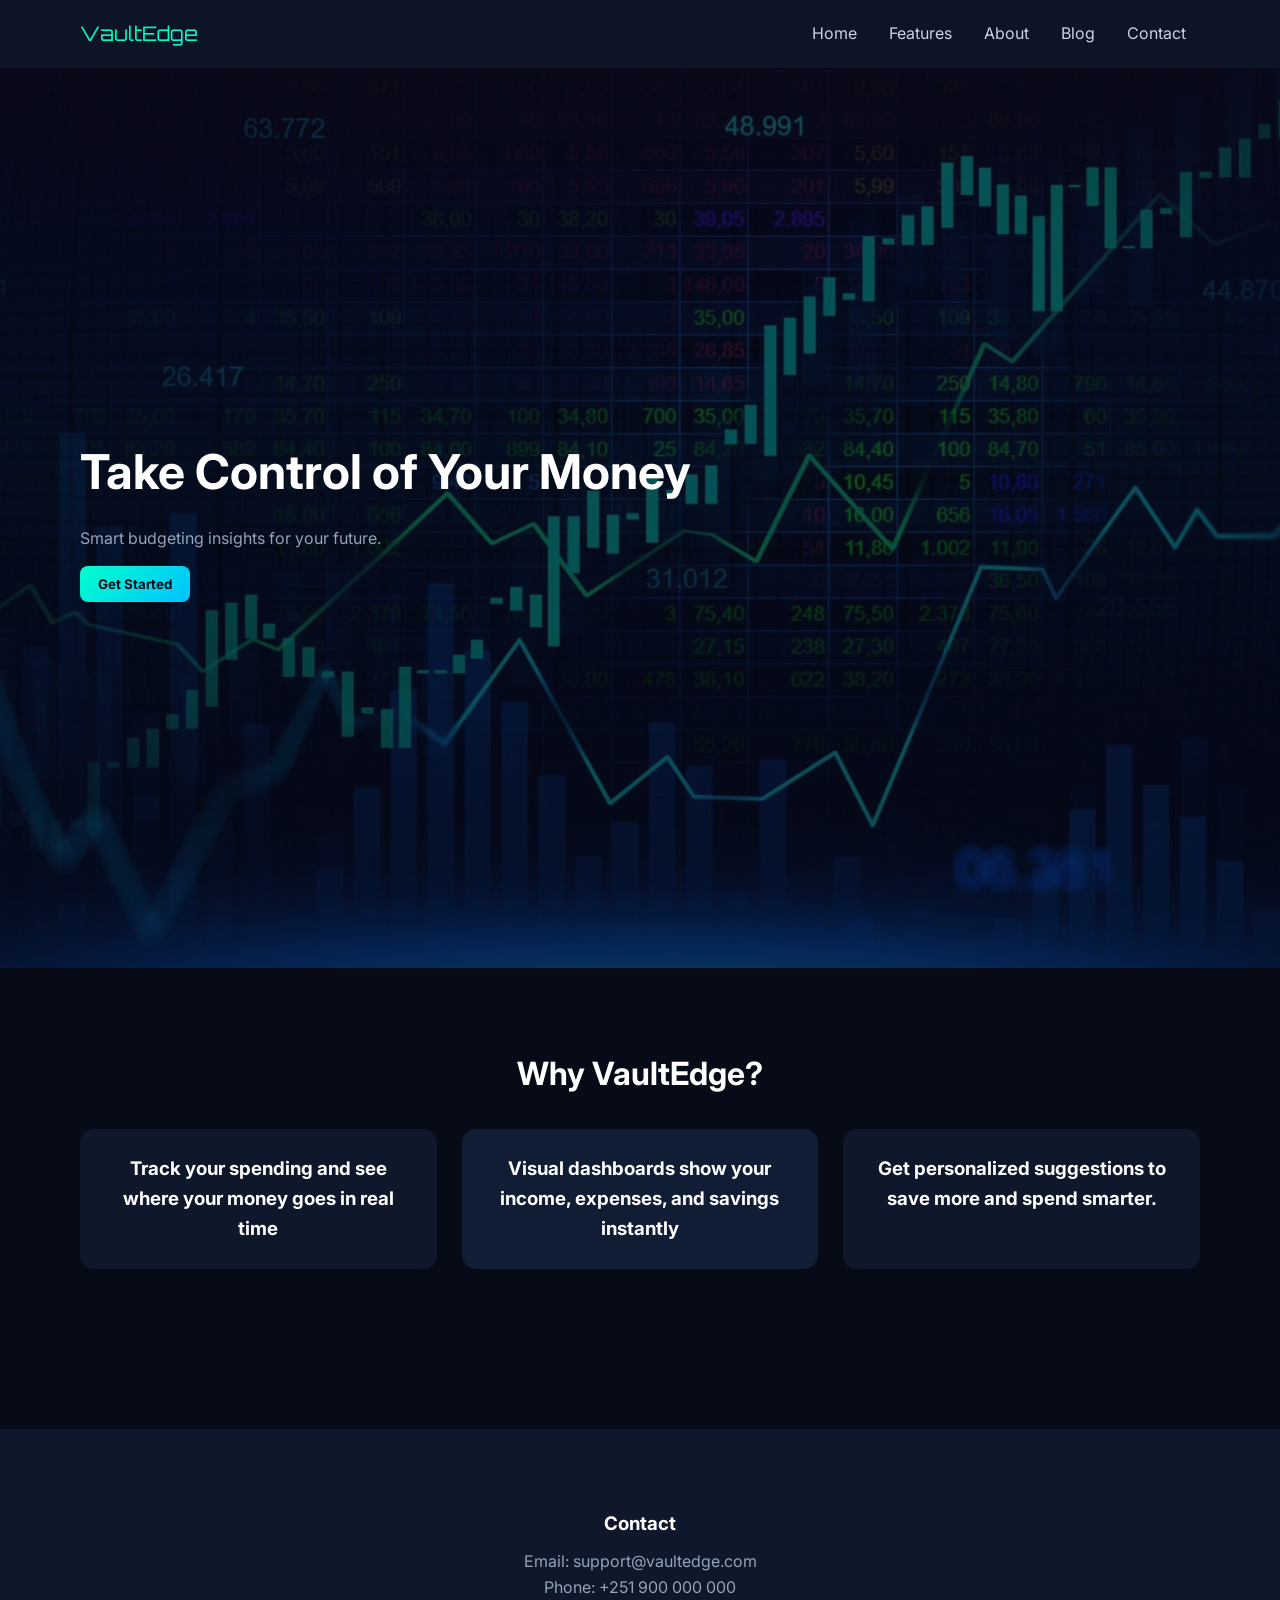
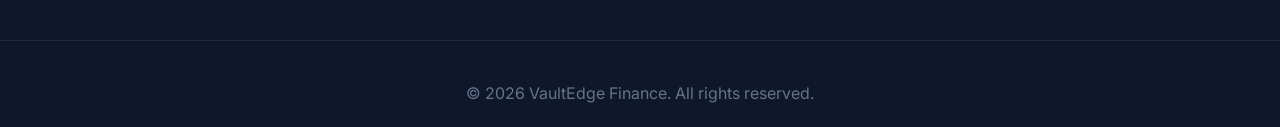
<file: index.html>
<!DOCTYPE html>
<html>
<head>
    <title>VaultEdge</title>
    <link rel="stylesheet" href="style.css">
</head>

<body>

<header class="navbar">
    <div class="logo">VaultEdge</div>

    <nav>
        <a href="index.html">Home</a>
        <a href="features.html">Features</a>
        <a href="about.html">About</a>
        <a href="blog.html">Blog</a>
        <a href="contact.html">Contact</a>
    </nav>

    
</header>

<section class="hero">
    <div>
        <h1>Take Control of Your Money</h1>
        <p>Smart budgeting insights for your future.</p>
        <button>Get Started</button>
    </div>
</section>

<section class="reasons">
    <h2>Why VaultEdge?</h2>

    <div class="reasons-grid">

        <div class="reasons-card">
            
            <h3>Track your spending and see where your money goes in real time</h3>
        </div>

        <div class="reasons-card">
            
            <h3>Visual dashboards show your income, expenses, and savings instantly</h3>
        </div>

        <div class="reasons-card">
           
            <h3>Get personalized suggestions to save more and spend smarter.</h3>
        </div>

    </div>
</section>


</body>
<footer class="footer">
    <div class="footer-container">
           <div class="footer-contact">
            <h3>Contact</h3>
            <p>Email: support@vaultedge.com</p>
            <p>Phone: +251 900 000 000</p>
        </div>

    </div>

    <div class="footer-bottom">
        <p>© 2026 VaultEdge Finance. All rights reserved.</p>
    </div>
</footer>
</html>
</file>
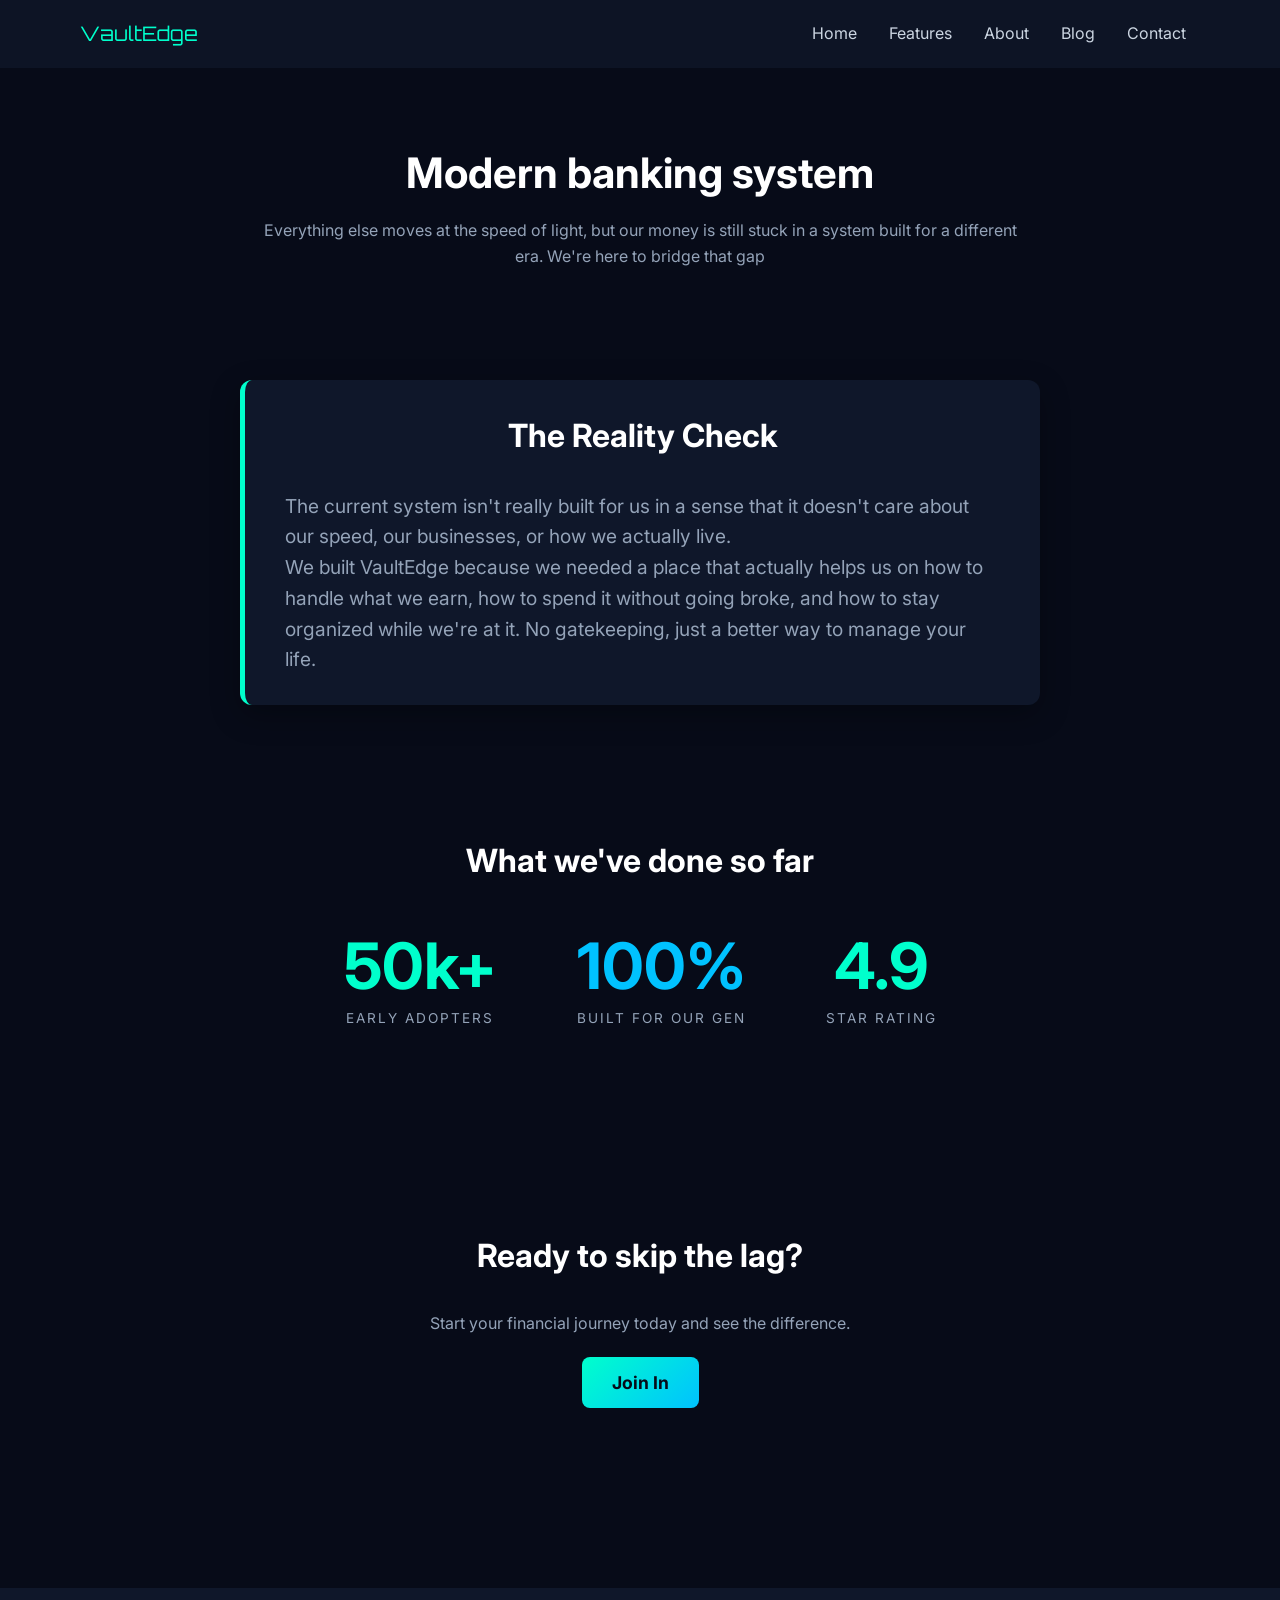
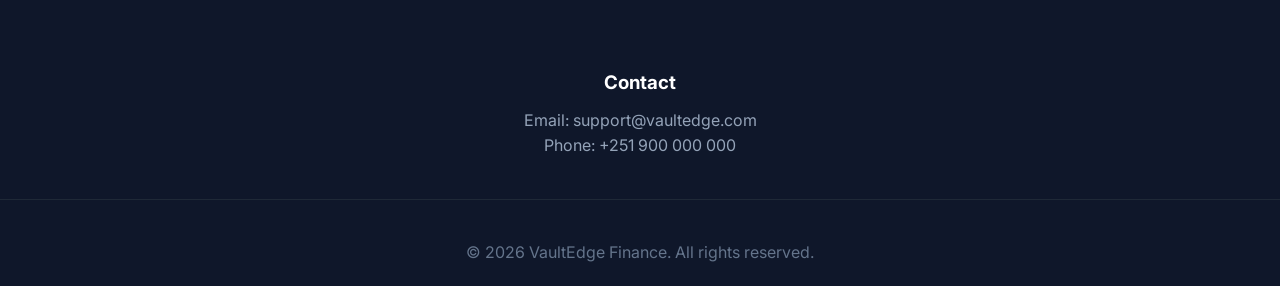
<file: about.html>
<!DOCTYPE html>
<html lang="en">
<head>
    <meta charset="UTF-8">
    <meta name="viewport" content="width=device-width, initial-scale=1.0">
    <title>The VaultEdge Rebellion | Our Story</title>
    <link rel="stylesheet" href="style.css">
</head>
<body>
  <header class="navbar">
    <div class="logo">VaultEdge</div>

    <nav>
        <a href="index.html">Home</a>
        <a href="features.html">Features</a>
        <a href="about.html">About</a>
        <a href="blog.html">Blog</a>
        <a href="contact.html">Contact</a>
    </nav>
</header>

    <section class="about-hero">
        <div class="about-container">
                <h1>Modern banking system </h1>
                <p >
                  Everything else moves at the speed of light, but our money is still stuck in a system built for a different era. We're here to bridge that gap
                </p>
        </div>
    </section>

    <section class="founder-story">
        <div class="founder-container">
            <div class="text-block">
                <h2>The Reality Check</h2>
                  
            <p>The current system isn't really built for us in a sense that it doesn't care about our speed, our businesses, or how we actually live.</p>
            <p>We built VaultEdge because we needed a place that actually helps us on how to handle what we earn, how to spend it without going broke, and how to stay organized while we're at it. No gatekeeping, just a better way to manage your life.</p>
            </div>
        </div>
    </section>

    <section class="action">
        <h2>What we've done so far</h2>
        <div class="stats">
            <div class="stat-item">
                <span style="color: #00ffcc;">50k+</span>
                <p>Early Adopters</p>
            </div>
            <div class="stat-item">
                <span style="color: #00c2ff;">100%</span>
                <p>Built for our Gen</p>
            </div>
            <div class="stat-item">
                <span style="color: #00ffcc;">4.9</span>
                <p>Star Rating</p>
            </div>
        </div>
    </section>

        <section class="info-action">
        <h2>Ready to skip the lag?</h2>
        <p style="margin-bottom: 20px; color: #94a3b8;">Start your financial journey today and see the difference.</p>
        <button style="padding: 15px 30px; font-size: 1.1rem;">Join In</button>
    </section>
    
<footer class="footer">
        <div class="footer-contact">
            <h3>Contact</h3>
            <p>Email: support@vaultedge.com</p>
            <p>Phone: +251 900 000 000</p>
        </div>

        <div class="footer-bottom">
          <p>© 2026 VaultEdge Finance. All rights reserved.</p>
        </div>

</footer>
</body>
</html>
</file>
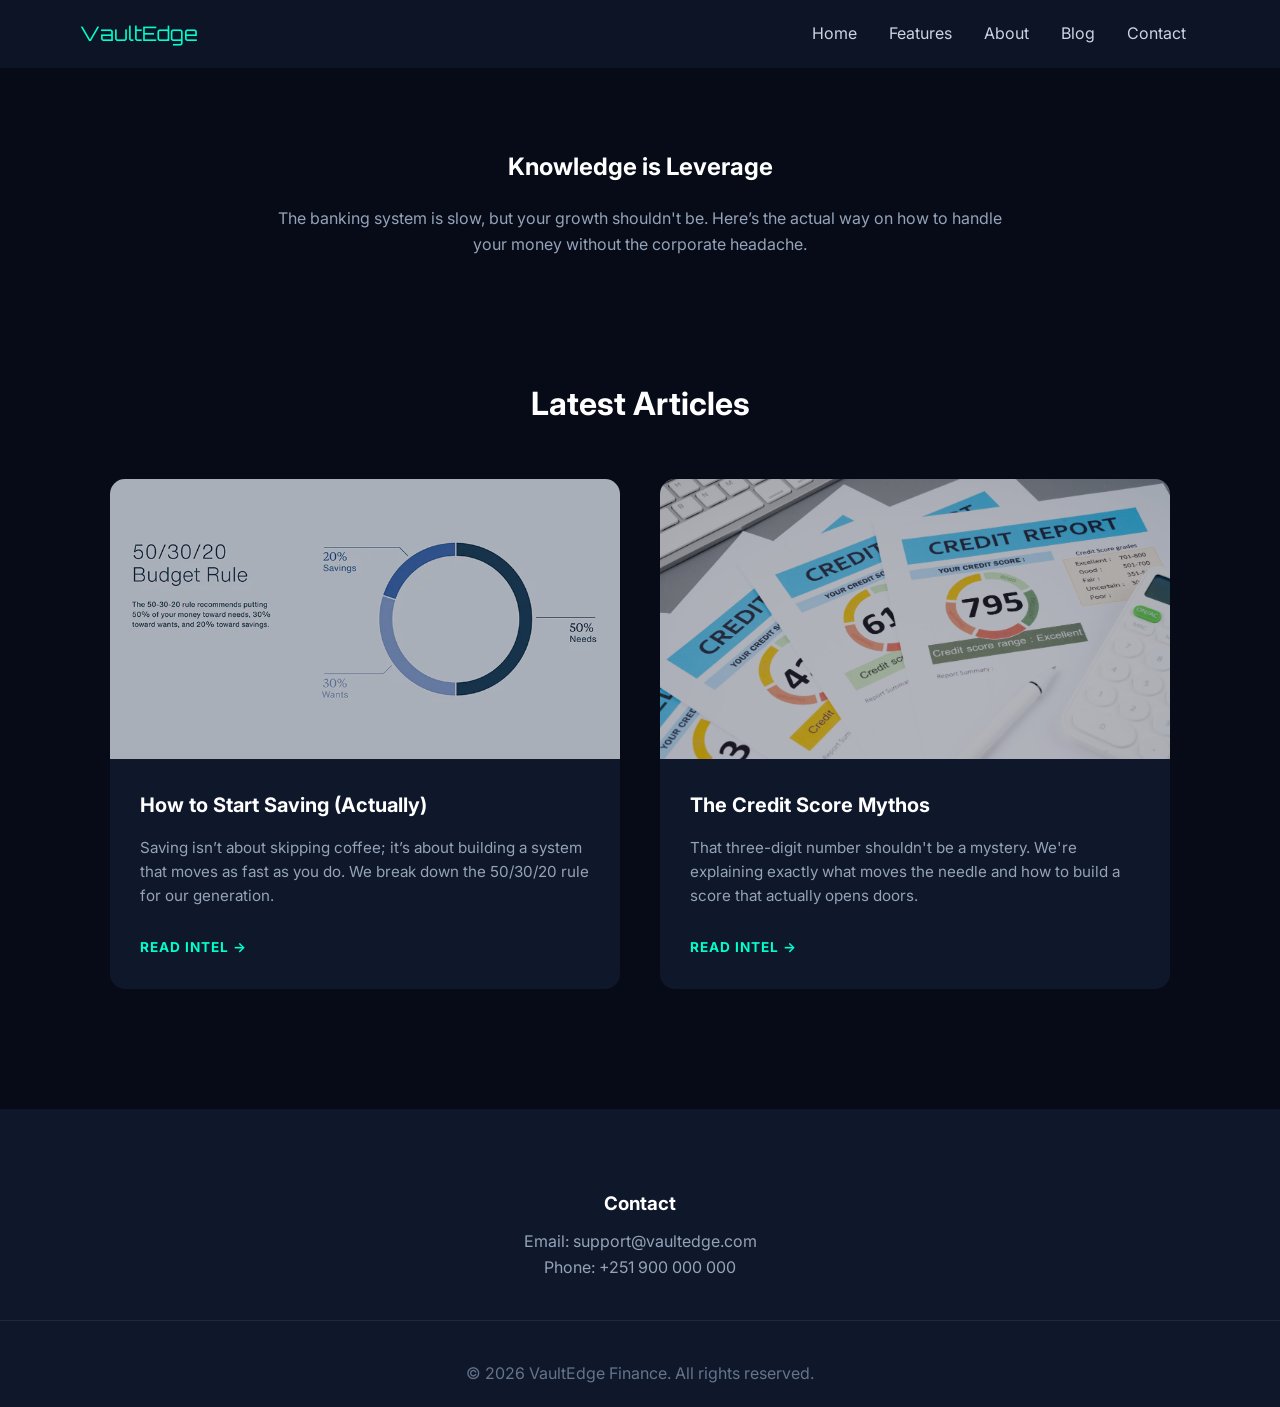
<file: blog.html>
<!DOCTYPE html>
<html>
<head>
    <title>Blog</title>
    <link rel="stylesheet" href="style.css">
</head>

<body>

<header class="navbar">
    <div class="logo">VaultEdge</div>

    <nav>
        <a href="index.html">Home</a>
        <a href="features.html">Features</a>
        <a href="about.html">About</a>
        <a href="blog.html">Blog</a>
        <a href="contact.html">Contact</a>
    </nav>
</header>
    <section class="about-blog">
        <div class="blog-info">
            <h1>Knowledge is Leverage</h1>
            <p >The banking system is slow, but your growth shouldn't be. Here’s the actual way on how to handle your money without the corporate headache.</p>
        </div>
    </section>

  

    <section class="blog">
        <div class="container">
            <h2 class="section-title">Latest Articles</h2>

            <div class="blog-cards">
                <article class="blog-card">
                    <div class="thumbnail">
                     
                        <img src="images/chart-financial-wellness-50-30-20-second.webp" alt="Saving Tips">
                    </div>
                    <div class="blog-content">
                        <h3>How to Start Saving (Actually)</h3>
                        <p>Saving isn’t about skipping coffee; it’s about building a system that moves as fast as you do. We break down the 50/30/20 rule for our generation.</p>
                        <a href="https://www.unfcu.org/financial-wellness/50-30-20-rule/" class="read-link">Read Intel &rarr;</a>
                    </div>
                </article>

                <article class="blog-card">
                    <div class="thumbnail">
                       
                        <img src="images/credit-score.jpg" alt="Credit Scores">
                    </div>
                    <div class="blog-content">
                        <h3>The Credit Score Mythos</h3>
                        <p>That three-digit number shouldn't be a mystery. We're explaining exactly what moves the needle and how to build a score that actually opens doors.</p>
                        <a href="https://www.firstalliancecu.com/blog/credit-scores-myths-vs-truths" class="read-link">Read Intel &rarr;</a>
                    </div>
                </article>

                
            
            </div>
        </div>
    </section>


<footer class="footer">
    <div class="footer-container">
           <div class="footer-contact">
            <h3>Contact</h3>
            <p>Email: support@vaultedge.com</p>
            <p>Phone: +251 900 000 000</p>
        </div>

    </div>

    <div class="footer-bottom">
        <p>© 2026 VaultEdge Finance. All rights reserved.</p>
    </div>
</footer>

</body>
</html>
</file>
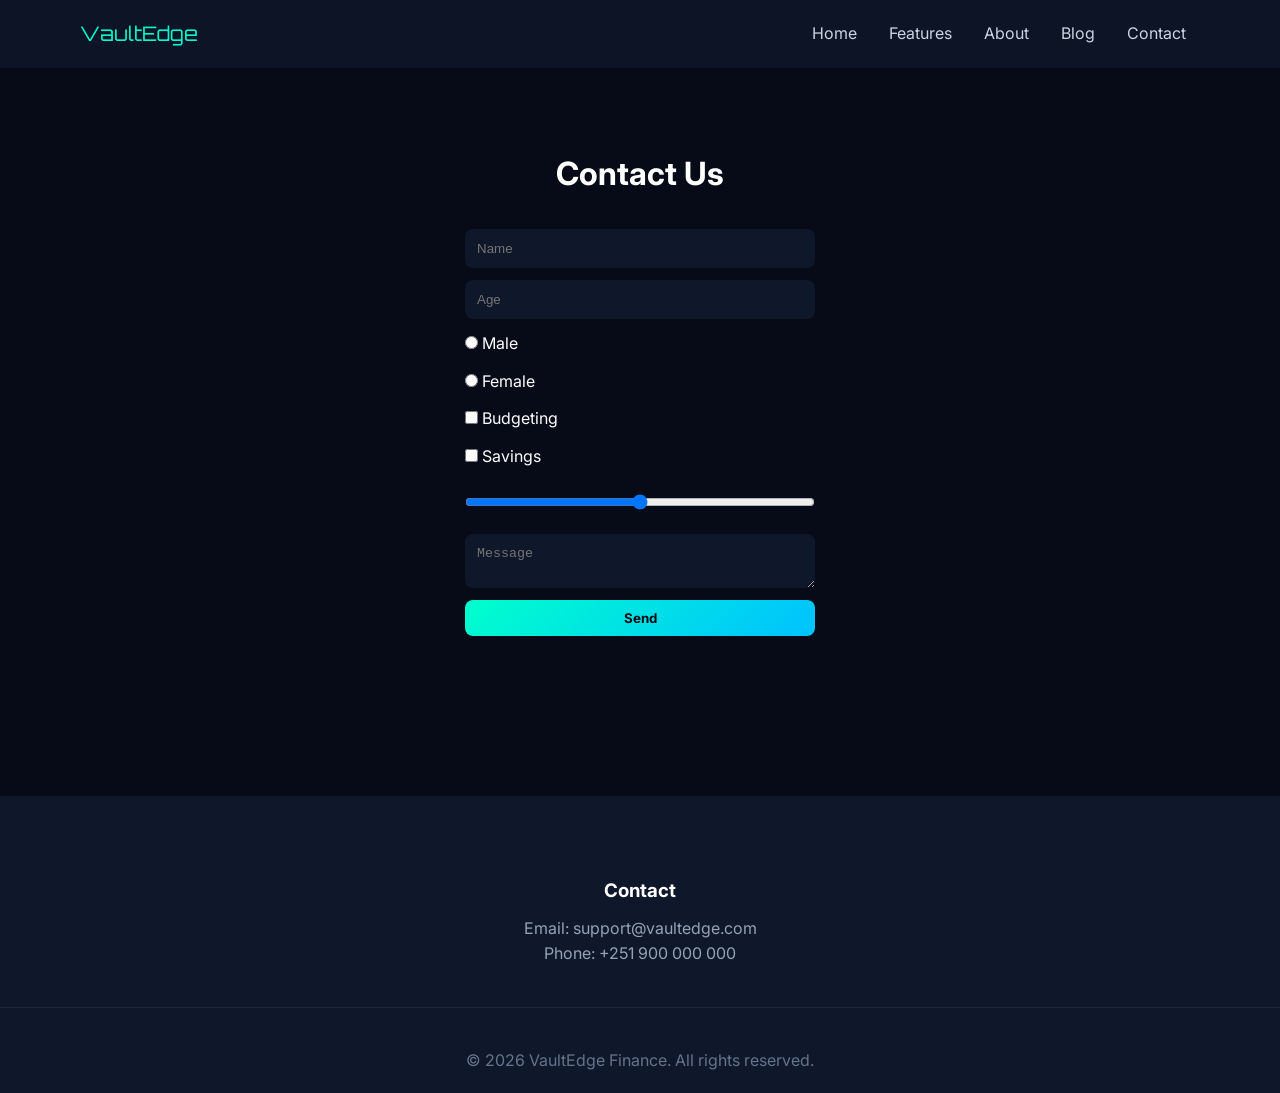
<file: contact.html>
<!DOCTYPE html>
<html>
<head>
    <title>Contact</title>
    <link rel="stylesheet" href="style.css">
</head>

<body>

<header class="navbar">
    <div class="logo">VaultEdge</div>
    <nav>
        <a href="index.html">Home</a>
        <a href="features.html">Features</a>
        <a href="about.html">About</a>
        <a href="blog.html">Blog</a>
        <a href="contact.html">Contact</a>
    </nav>
</header>

<section class="contact">

    <h2>Contact Us</h2>

    <form>

        <input type="text" placeholder="Name" required>
        <input type="number" placeholder="Age" required>

        <label><input type="radio" name="g"> Male</label>
        <label><input type="radio" name="g"> Female</label>

        <label><input type="checkbox"> Budgeting</label>
        <label><input type="checkbox"> Savings</label>

        <input type="range">

        <textarea placeholder="Message"></textarea>

        <button>Send</button>

    </form>

</section>
<footer class="footer">
    <div class="footer-container">
           <div class="footer-contact">
            <h3>Contact</h3>
            <p>Email: support@vaultedge.com</p>
            <p>Phone: +251 900 000 000</p>
        </div>

    </div>

    <div class="footer-bottom">
        <p>© 2026 VaultEdge Finance. All rights reserved.</p>
    </div>
</footer>

</body>
</html>
</file>
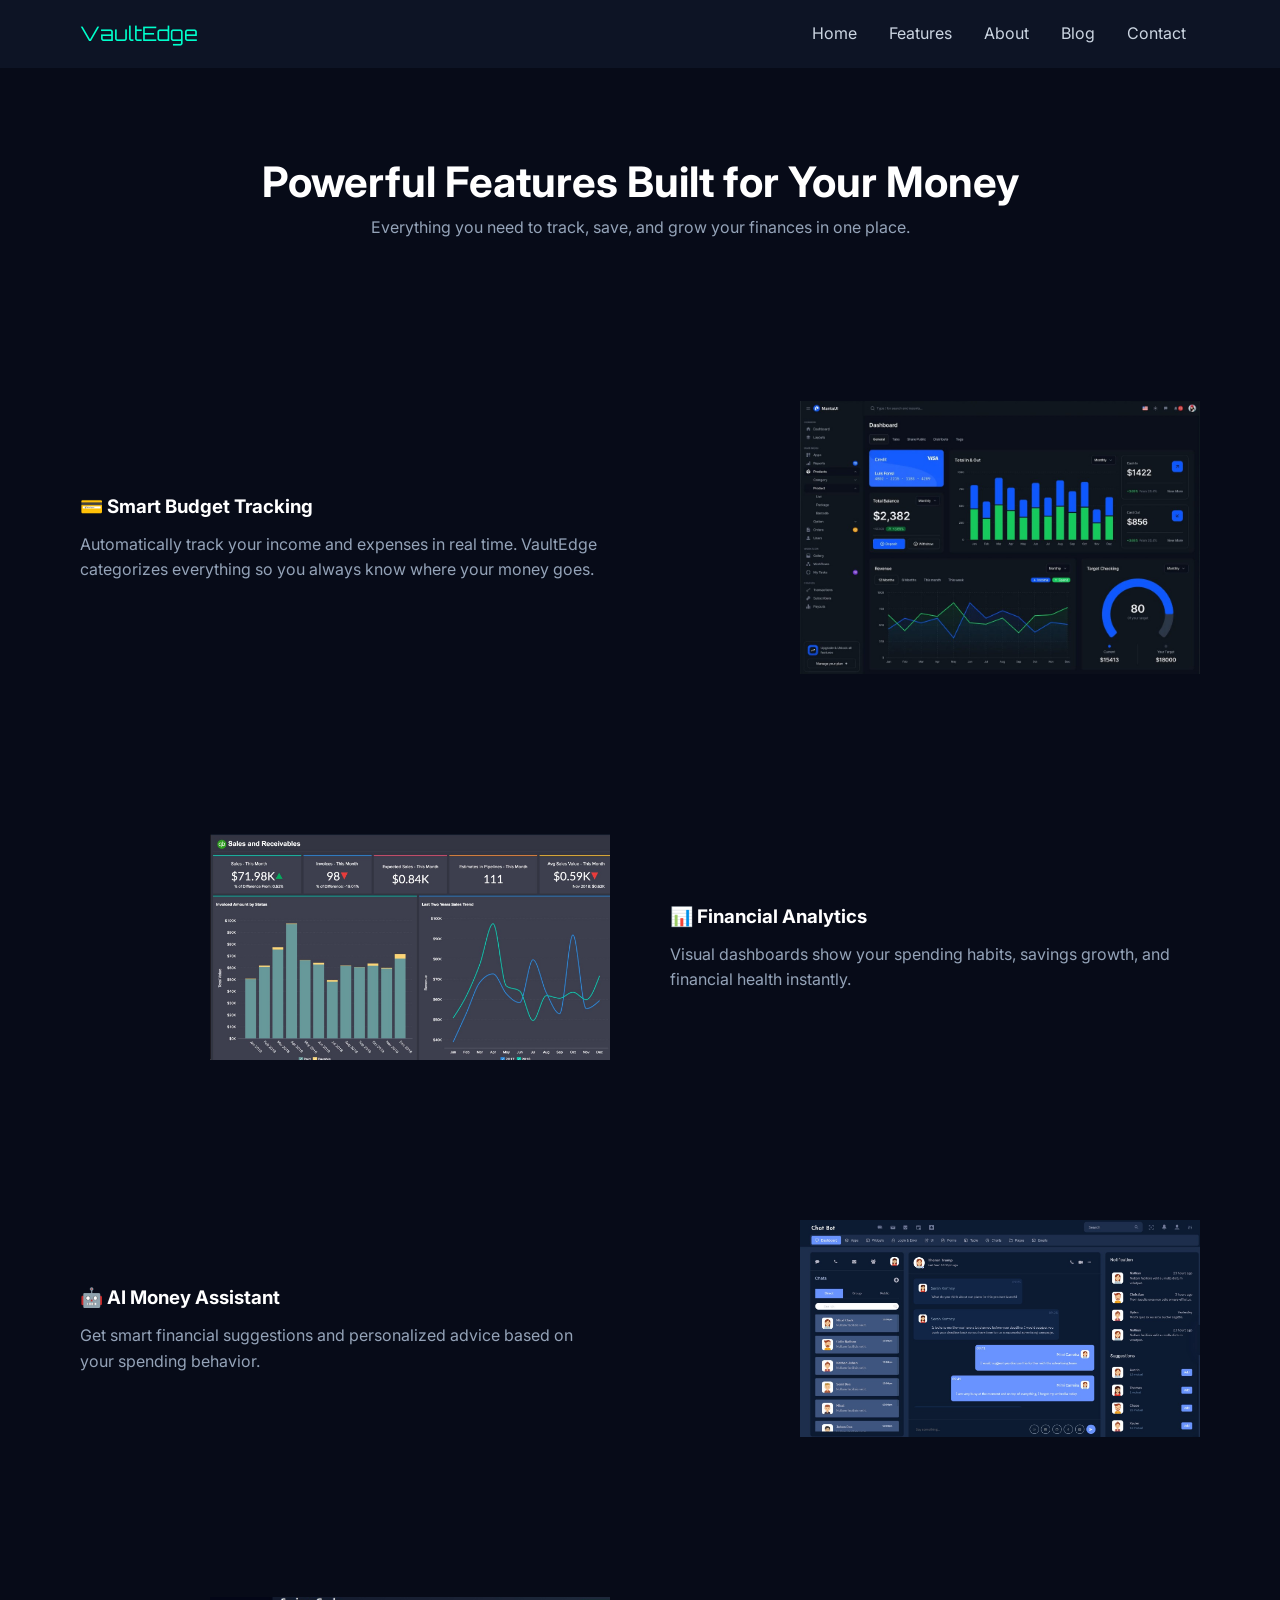
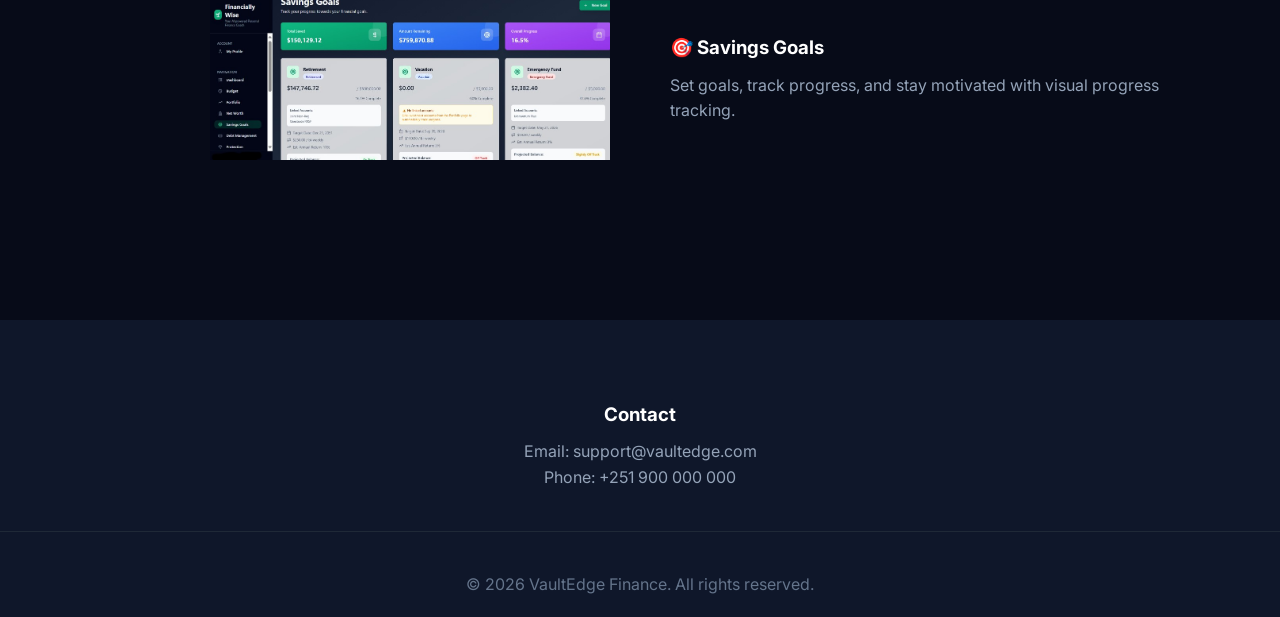
<file: features.html>
<!DOCTYPE html>
<html>
<head>
    <title>Features - VaultEdge</title>
    <link rel="stylesheet" href="style.css">
</head>

<body>

<header class="navbar">
    <div class="logo">VaultEdge</div>
    
    <nav>
        <a href="index.html">Home</a>
        <a href="features.html">Features</a>
        <a href="about.html">About</a>
        <a href="blog.html">Blog</a>
        <a href="contact.html">Contact</a>
    </nav>
</header>

<!-- HERO SECTION -->
<section class="features-hero">
    <h1>Powerful Features Built for Your Money</h1>
    <p>Everything you need to track, save, and grow your finances in one place.</p>
</section>

<!-- FEATURE 1 -->
<section class="feature-row">

    <div class="feature-text">
        <h3>💳 Smart Budget Tracking</h3>
        <p>
            Automatically track your income and expenses in real time. VaultEdge categorizes everything so you always know where your money goes.
        </p>
    </div>

    <div class="feature-image">
        <img src="images/feature1.jpg" alt="Budget Tracking">
    </div>

</section>

<!-- FEATURE 2 -->
<section class="feature-row">

    <div class="feature-text">
        <h3>📊 Financial Analytics</h3>
        <p>
            Visual dashboards show your spending habits, savings growth, and financial health instantly.
        </p>
    </div>

    <div class="feature-image">
        <img src="images/analytics.jpg" alt="Analytics">
    </div>

</section>

<!-- FEATURE 3 -->
<section class="feature-row">

    <div class="feature-text">
        <h3>🤖 AI Money Assistant</h3>
        <p>
            Get smart financial suggestions and personalized advice based on your spending behavior.
        </p>
    </div>

    <div class="feature-image">
        <img src="images/chatbot.jpg" alt="AI Assistant">
    </div>

</section>

<!-- FEATURE 4 -->
<section class="feature-row">

    <div class="feature-text">
        <h3>🎯 Savings Goals</h3>
        <p>
            Set goals, track progress, and stay motivated with visual progress tracking.
        </p>
    </div>

    <div class="feature-image">
        <img src="images/goal1.jpg" alt="Savings Goals">
    </div>

</section>

</body>
<footer class="footer">
    <div class="footer-container">
           <div class="footer-contact">
            <h3>Contact</h3>
            <p>Email: support@vaultedge.com</p>
            <p>Phone: +251 900 000 000</p>
        </div>

    </div>

    <div class="footer-bottom">
        <p>© 2026 VaultEdge Finance. All rights reserved.</p>
    </div>
</footer>
</html>
</html>
</file>
<file: style.css>
/* ================= GOOGLE FONTS ================= */
@import url('https://fonts.googleapis.com/css2?family=Inter:wght@300;400;500;600;700&family=Orbitron:wght@500;700&display=swap');

/* ================= RESET ================= */
* {
    margin: 0;
    padding: 0;
    box-sizing: border-box;
}

/* ================= BODY ================= */
body {
    font-family: 'Inter', sans-serif;
    background: #070b18;
    color: #ffffff;
    line-height: 1.6;
}

/* ================= NAVBAR ================= */
.navbar {
    display: flex;
    justify-content: space-between;
    align-items: center;
    padding: 18px 80px;
    background: rgba(15, 23, 42, 0.8);
    backdrop-filter: blur(10px);
    position: sticky;
    top: 0;
    z-index: 100;
}

.logo {
    font-family: 'Orbitron', sans-serif;
    font-size: 20px;
    color: #00ffcc;
}

nav a {
    margin: 0 14px;
    text-decoration: none;
    color: #cbd5e1;
    transition: 0.3s;
}

nav a:hover {
    color: #00ffcc;
}

/* ================= BUTTON ================= */
button {
    background: linear-gradient(135deg, #00ffcc, #00c2ff);
    border: none;
    padding: 10px 18px;
    border-radius: 8px;
    cursor: pointer;
    font-weight: 600;
    transition: 0.3s;
}

button:hover {
    transform: translateY(-2px);
}

/* ================= HERO ================= */
.hero {
    position: relative;
    height: 100vh;
    display: flex;
    justify-content: space-between;
    align-items: center;
    padding: 80px;
    background: url("images/background1.jpg") center/cover no-repeat;
}

/* DARK OVERLAY */
.hero::before {
    content: "";
    position: absolute;
    inset: 0;
    background: rgba(7, 11, 24, 0.7);
    z-index: 0;
}

.hero > * {
    position: relative;
    z-index: 1;
}

.hero h1 {
    font-size: 48px;
}

.hero p {
    color: #94a3b8;
    max-width: 450px;
    margin: 15px 0;
}

.hero img {
    width: 360px;
    animation: float 3s ease-in-out infinite;
}

/* FLOAT ANIMATION */
@keyframes float {
    0% { transform: translateY(0); }
    50% { transform: translateY(-15px); }
    100% { transform: translateY(0); }
}

/* ================= SECTIONS ================= */
section {
    padding: 80px;
}

h2 {
    font-size: 32px;
    margin-bottom: 30px;
    text-align: center;
}

/* ================= FEATURES ================= */
.features-hero {
    text-align: center;
}
 
.reasons-grid {
    display: grid;
    grid-template-columns: repeat(3, 1fr);
    gap: 25px;
}

.reasons-card {
    background: #0f172a;
    padding: 25px;
    border-radius: 14px;
    text-align: center;
    transition: 0.3s;
}

.reasons-card:hover {
    transform: translateY(-8px);
    border: 1px solid #00ffcc;
}

.reasons-card img {
    width: 60px;
    margin-bottom: 10px;
}

.reasons-card:nth-child(2) {
    background: #111c35;
}

/* About Section */
.action {
    
    padding: 8rem 10%;
    text-align: center;
}

.stats {
    display: flex;
    justify-content: center;
    gap: 4rem;
    margin-top: 3rem;
}

.stats span {
    font-size: 3rem;
    font-weight: 800;
    
}

/* ================= BLOG ================= */
.blog-info{
    text-align: center;
}
.blog-info h1{
    margin-bottom: 20px;
}
.blog-info p{
    color:#94a3b8;
    margin: 0 auto;       
    max-width:750px;
    text-align: center;
}        

.blog {
    padding:40px 60px;

}
.section-title {
    text-align: center;
    margin-bottom: 50px;
    font-size: 2rem;
}
.blog-cards {
    display: grid;
    grid-template-columns: repeat(2, 1fr);
    gap: 40px;
}

.blog-card {
    background: #0f172a;

    border-radius: 15px;
    transition: 0.3s;
    overflow:hidden;

}

.blog-card:hover {
    transform: scale(1.03);
     box-shadow: 0 20px 40px rgba(0, 255, 204, 0.1)

}
.thumbnail {
    position: relative;
    height: 280px;
    width:100%;
}

.thumbnail img {
    display:block;
    width: 100%;
    height: 100%;
    object-fit: cover;
    opacity: 0.7;
    transition: 0.4s;
}

.blog-card:hover .thumbnail img {
    opacity: 1;
    scale: 1.05;
}

.blog-content {
    padding: 30px;
}

.blog-content h3 {
    
    font-size: 1.25rem;
    margin-bottom: 15px;
    color: #ffffff;
}

.blog-content p {
    color: #94a3b8;
    font-size: 0.95rem;
    margin-bottom: 25px;
}

.read-link {
    text-decoration: none;
    color: #00ffcc;
    font-weight: 700;
    font-size: 0.85rem;
    text-transform: uppercase;
    letter-spacing: 1px;
    transition: 0.3s;
}

.read-link:hover {
    color: #00c2ff;
    padding-left: 8px;
}

/* ================= RESPONSIVE ================= */
@media (max-width: 900px) {
    .navbar { padding: 20px 30px; }
    .blog-cards { grid-template-columns: 1fr; }
    .about-hero { padding: 60px 20px; }
}




/* ================= CONTACT ================= */
.contact form {
    display: flex;
    flex-direction: column;
    width: 350px;
    margin: auto;
    gap: 12px;
}

input, textarea {
    padding: 12px;
    border-radius: 8px;
    border: none;
    background: #0f172a;
    color: white;
}

input:focus, textarea:focus {
    outline: 2px solid #00ffcc;
}

/* ================= FOOTER ================= */
.footer {
    padding: 80px 0 20px;
    margin-top: 80px;
    background-color: #0f172a;
    width:100%;
}

.footer-container {
    background-color: #0f172a;
    
    margin: 0 auto;     
    display: flex;
    justify-content: center;
    text-align: center;
    flex-wrap: wrap;
    gap: 40px;
}

.footer-brand h2 {
    color: #00ffcc;
    font-family: 'Orbitron', sans-serif;
}

.footer-brand p {
    color: #94a3b8;
    max-width: 250px;
}

.footer-links a {
    display: block;
    color: #94a3b8;
    text-decoration: none;
    margin: 5px 0;
}

.footer-links a:hover {
    color: #00ffcc;
}

.footer-contact h3,
.footer-links h3 {
    margin-bottom: 10px;
}

.footer-contact {
    text-align: center;
    background-color: #0f172a;
}

.footer-contact p {
    color: #94a3b8;
}

.footer-bottom {
    text-align: center;
    margin-top: 40px;
    padding-top: 40px;
    border-top: 1px solid #1f2937;
    color: #64748b;
    width: 100%;
}

@media (max-width: 1024px) {
    .hero, .about {
        flex-direction: column;
        text-align: center;
    }

    .grid {
        grid-template-columns: repeat(2, 1fr);
    }
}

@media (max-width: 600px) {
    .navbar {
        flex-direction: column;
        padding: 20px;
        gap: 10px;
    }

    .hero {
        flex-direction: column;
        padding: 50px 20px;
    }

    .hero h1 {
        font-size: 32px;
    }

    .grid, .blog-cards {
        grid-template-columns: 1fr;
    }
}

<!-- features page-->

.features-hero {
    text-align: center;
    padding: 80px;
}

.features-hero h1 {
    font-size: 42px;
}

.features-hero p {
    color: #94a3b8;
}

/* FEATURE ROW */
.feature-row {
    display: flex;
    justify-content: space-between;
    align-items: center;
    gap: 60px;
    padding: 80px;
}

/* TEXT */
.feature-text {
    flex: 1;
}

.feature-text p {
    color: #94a3b8;
    margin-top: 10px;
}

/* IMAGE RIGHT SIDE */
.feature-image {
    flex: 1;
    display: flex;
    justify-content: flex-end;
}

.feature-image img {
    width: 80%;
    max-width: 400px;
}

/* ALTERNATE LAYOUT (PRO LOOK) */
.feature-row:nth-child(even) {
    flex-direction: row-reverse;
}

/* MOBILE */
@media (max-width: 600px) {
    .feature-row {
        flex-direction: column;
        text-align: center;
    }

    .feature-image {
        justify-content: center;
    }
}


/* ================= ABOUT page================= */

.about-container {
    max-width: 1200px;
    margin: 0 auto;
    padding: 0 20px;
}

.about-hero {
    padding: 80px 0 80px;
    text-align: center;
}


.about-hero h1 {
    font-size: 42px;
    line-height: 1.2;
    margin-bottom: 20px;
}

.about-container p {
    color: #94a3b8;
    max-width: 780px;
    margin: 0 auto;
    margin: 0 auto;
}

.founder-story {
    padding: 30px 0;
    text-align: center;
    
}

.container {
    max-width: 1100px;
    margin: 0 auto;
    padding: 0 20px;
}

.text-block {
    flex: 1;
    max-width: 800px;
    margin: 0 auto;
    text-align: left;
    background: #0f172a;
    padding: 30px 40px;
    border-radius: 12px;
    box-shadow: 0 10px 30px rgba(0, 0, 0, 0.3);
    border-left: 5px solid #00ffcc; 

}

.text-block p {
    color: #94a3b8;
    margin: 0 auto;
    font-size: 1.2rem;
     line-height: 1.6;

   
}
    
.action {
    padding: 100px 0;
    text-align: center;
}

.action h2 {

    margin-bottom: 35px;
    text-align: center;
}

.stats {
    display: flex;
    justify-content: center;
    gap: 80px;
}

.stat-item span {
    display: block;
    
    font-size: 4rem;
    font-weight: 700;
    line-height: 1;
    margin-bottom: 10px;
}

.stat-item p {
    color: #94a3b8;
    text-transform: uppercase;
    letter-spacing: 2px;
    font-size: 0.85rem;
}


.info-action {
    padding: 100px 0;
    text-align: center;
}



button {
    background: linear-gradient(135deg, #00ffcc, #00c2ff);
    color: #070b18;
    border: none;
    border-radius: 8px;
    cursor: pointer;
    font-weight: 700;
    font-family: 'Inter', sans-serif;
    transition: 0.3s cubic-bezier(0.175, 0.885, 0.32, 1.275);
}

button:hover {
    transform: translateY(-5px);
    box-shadow: 0 10px 20px rgba(0, 255, 204, 0.3);
}

/* ================= RESPONSIVE ================= */
@media (max-width: 1024px) {
    .info-action {
        flex-direction: column;
        text-align: center;
    }
    
    .text-block h2 {
        text-align: center;
    }

    .visual-block {
        justify-content: center;
    }

    .stats {
        flex-direction: column;
        gap: 50px;
    }
    
    .stat-item span {
        font-size: 3rem;
    }
}

@media (max-width: 600px) {
    section {
        padding: 60px 20px;
    }
    
    .about-hero h1 {
        font-size: 32px;
    }
}
</file>
